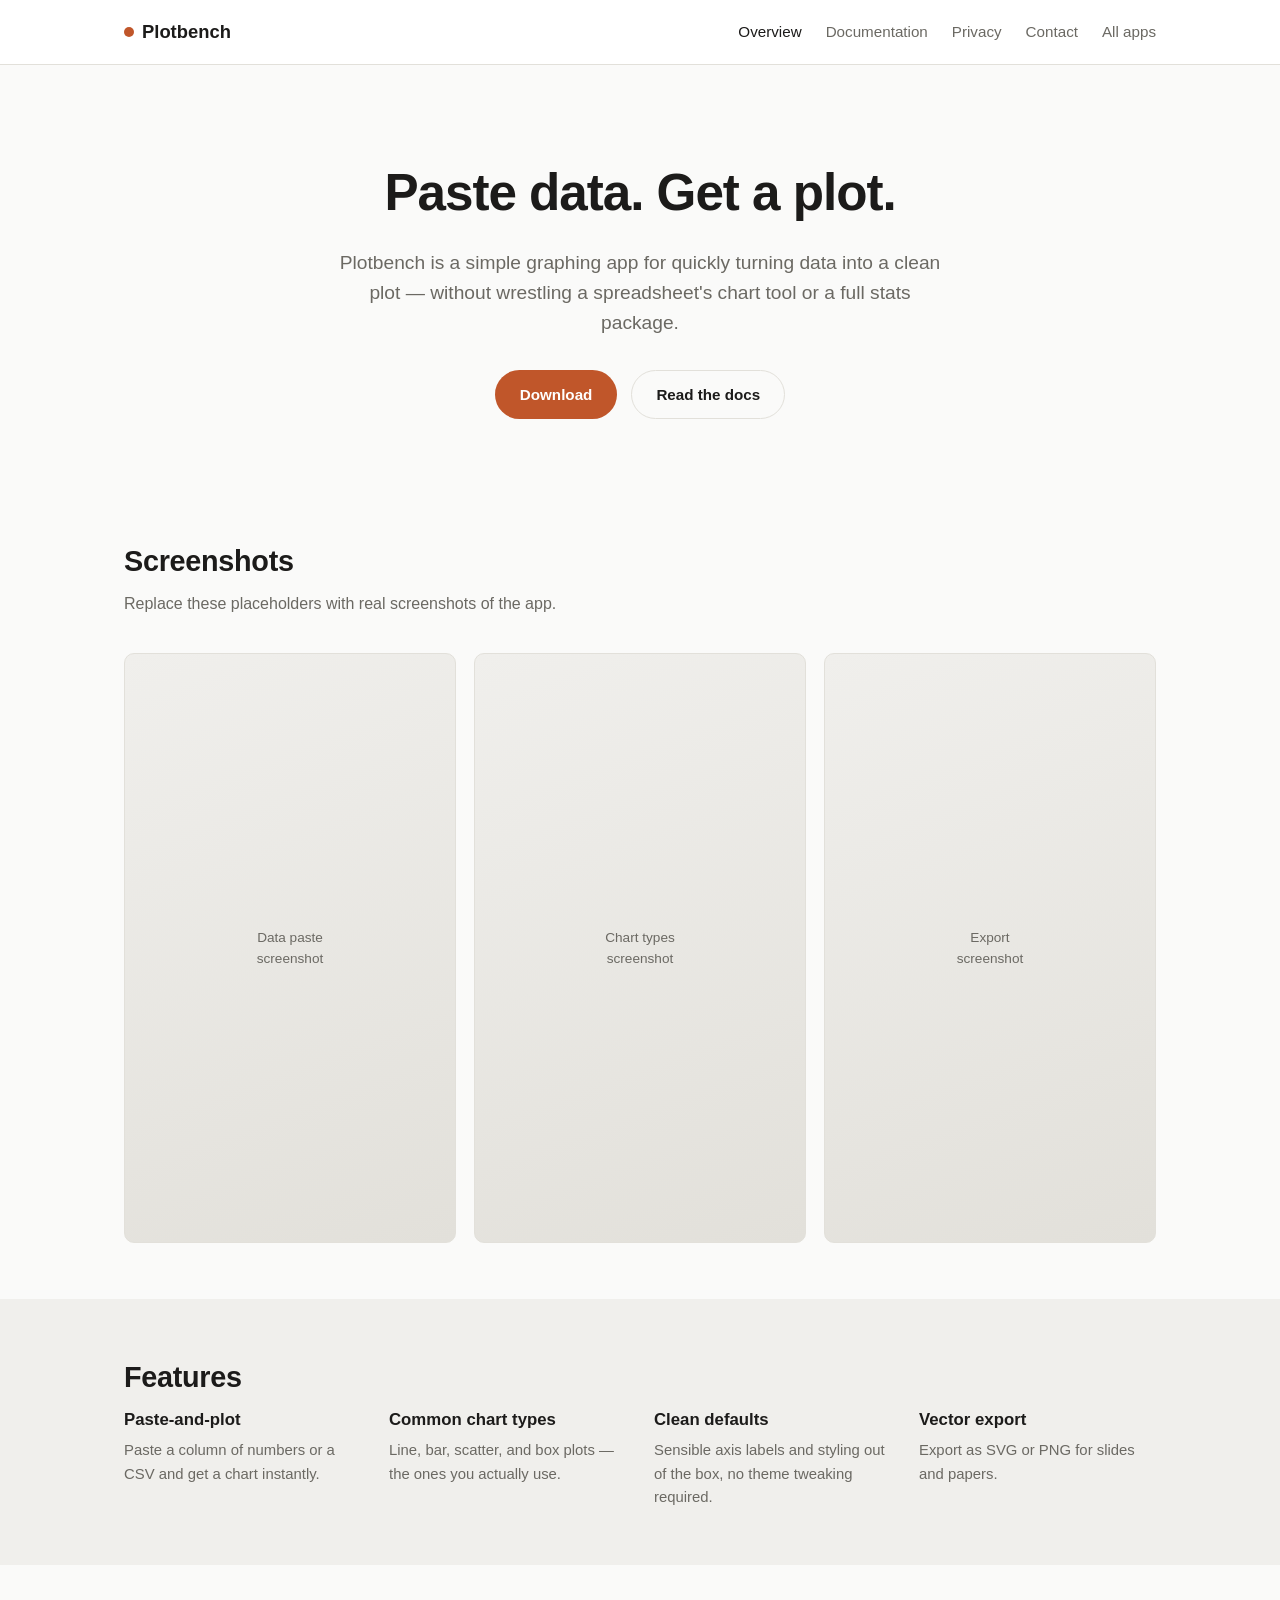
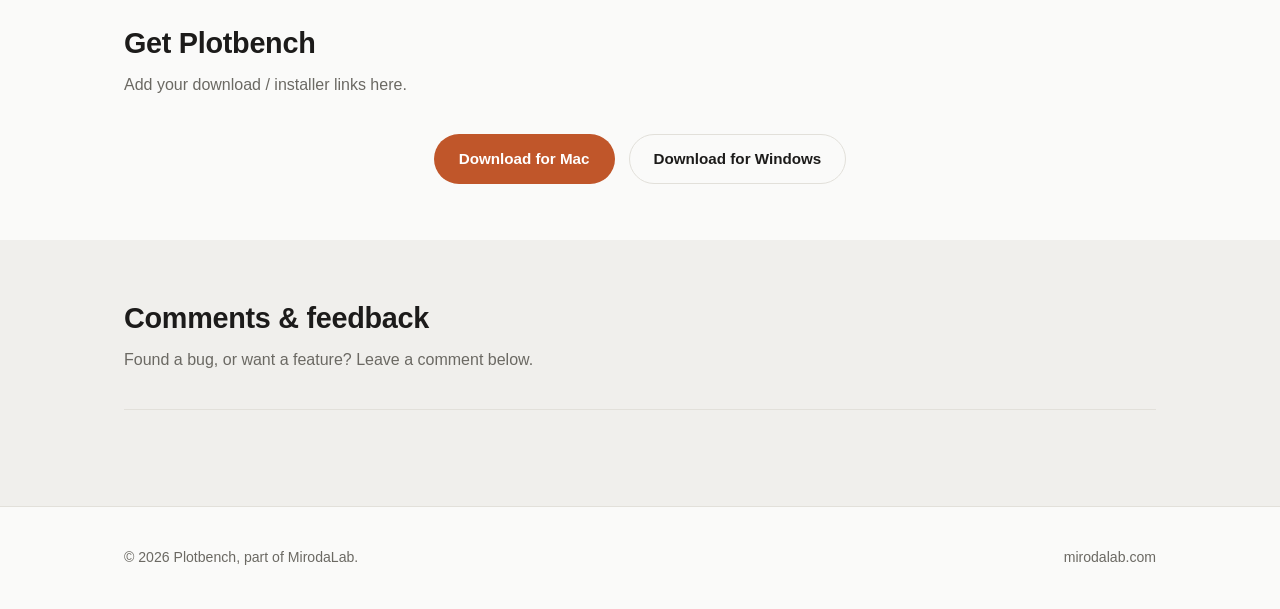
<file: index.html>
<!DOCTYPE html>
<html lang="en">
<head>
<meta charset="UTF-8">
<meta name="viewport" content="width=device-width, initial-scale=1.0">
<title>Plotbench — a simple graphing app</title>
<meta name="description" content="Plotbench is a simple graphing app for turning data into a clean plot fast.">
<link rel="stylesheet" href="css/style.css">
<style>:root{--accent:#c0562a;--accent-dark:#984322;}</style>
</head>
<body>

<header class="site-nav">
  <div class="wrap">
    <a class="brand" href="./"><span class="dot"></span>Plotbench</a>
    <button class="menu-toggle" aria-label="Toggle menu" aria-expanded="false">
      <svg width="22" height="22" viewBox="0 0 22 22" fill="none" stroke="currentColor" stroke-width="2" stroke-linecap="round"><line x1="2" y1="5" x2="20" y2="5"/><line x1="2" y1="11" x2="20" y2="11"/><line x1="2" y1="17" x2="20" y2="17"/></svg>
    </button>
    <nav class="links">
      <a href="./" class="active">Overview</a>
      <a href="docs.html">Documentation</a>
      <a href="privacy.html">Privacy</a>
      <a href="contact.html">Contact</a>
      <a href="https://mirodalab.com">All apps</a>
    </nav>
  </div>
</header>

<section class="hero">
  <div class="wrap">
    <h1>Paste data. Get a plot.</h1>
    <p class="lead">Plotbench is a simple graphing app for quickly turning data into a clean plot — without wrestling a spreadsheet's chart tool or a full stats package.</p>
    <div class="cta-row">
      <a href="#download" class="btn btn-primary">Download</a>
      <a href="docs.html" class="btn btn-secondary">Read the docs</a>
    </div>
  </div>
</section>

<section>
  <div class="wrap">
    <h2 class="section-title">Screenshots</h2>
    <p class="section-sub">Replace these placeholders with real screenshots of the app.</p>
    <div class="screenshots">
      <div class="screenshot-placeholder">Data paste<br>screenshot</div>
      <div class="screenshot-placeholder">Chart types<br>screenshot</div>
      <div class="screenshot-placeholder">Export<br>screenshot</div>
    </div>
  </div>
</section>

<section class="alt">
  <div class="wrap">
    <h2 class="section-title">Features</h2>
    <div class="features">
      <div class="feature">
        <h4>Paste-and-plot</h4>
        <p>Paste a column of numbers or a CSV and get a chart instantly.</p>
      </div>
      <div class="feature">
        <h4>Common chart types</h4>
        <p>Line, bar, scatter, and box plots — the ones you actually use.</p>
      </div>
      <div class="feature">
        <h4>Clean defaults</h4>
        <p>Sensible axis labels and styling out of the box, no theme tweaking required.</p>
      </div>
      <div class="feature">
        <h4>Vector export</h4>
        <p>Export as SVG or PNG for slides and papers.</p>
      </div>
    </div>
  </div>
</section>

<section id="download">
  <div class="wrap">
    <h2 class="section-title">Get Plotbench</h2>
    <p class="section-sub">Add your download / installer links here.</p>
    <div class="cta-row">
      <a href="#" class="btn btn-primary">Download for Mac</a>
      <a href="#" class="btn btn-secondary">Download for Windows</a>
    </div>
  </div>
</section>

<section class="alt">
  <div class="wrap">
    <h2 class="section-title">Comments &amp; feedback</h2>
    <p class="section-sub">Found a bug, or want a feature? Leave a comment below.</p>
    <div class="comments-section">
      <script src="https://giscus.app/client.js"
        data-repo="miroda3742/plotbench-site"
        data-repo-id="R_kgDOTj3HEg"
        data-category="General"
        data-category-id="DIC_kwDOTj3HEs4DB_6g"
        data-mapping="pathname"
        data-strict="0"
        data-reactions-enabled="1"
        data-emit-metadata="0"
        data-input-position="bottom"
        data-theme="noborder_light"
        data-lang="en"
        crossorigin="anonymous"
        async>
      </script>
    </div>
  </div>
</section>

<footer class="site-footer">
  <div class="wrap">
    <span>© 2026 Plotbench, part of MirodaLab.</span>
    <span><a href="https://mirodalab.com">mirodalab.com</a></span>
  </div>
</footer>

<script src="js/nav.js" defer></script>
</body>
</html>
</file>
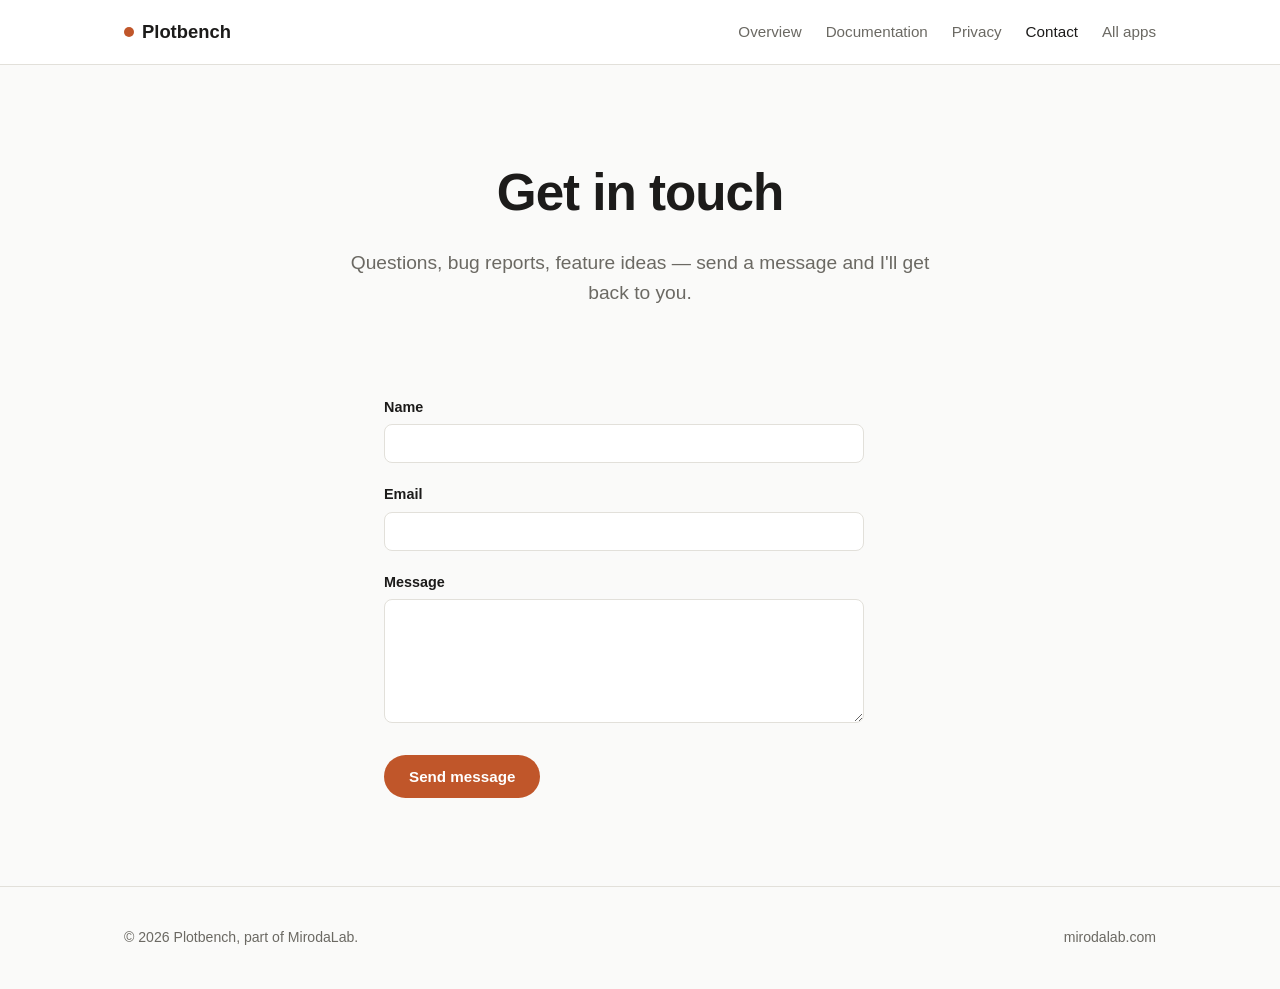
<file: contact.html>
<!DOCTYPE html>
<html lang="en">
<head>
<meta charset="UTF-8">
<meta name="viewport" content="width=device-width, initial-scale=1.0">
<title>Contact — Plotbench</title>
<meta name="description" content="Get in touch about Plotbench, the graphing app.">
<link rel="stylesheet" href="css/style.css">
<style>:root{--accent:#c0562a;--accent-dark:#984322;}</style>
<script src="https://challenges.cloudflare.com/turnstile/v0/api.js" async defer></script>
</head>
<body>

<header class="site-nav">
  <div class="wrap">
    <a class="brand" href="./"><span class="dot"></span>Plotbench</a>
    <button class="menu-toggle" aria-label="Toggle menu" aria-expanded="false">
      <svg width="22" height="22" viewBox="0 0 22 22" fill="none" stroke="currentColor" stroke-width="2" stroke-linecap="round"><line x1="2" y1="5" x2="20" y2="5"/><line x1="2" y1="11" x2="20" y2="11"/><line x1="2" y1="17" x2="20" y2="17"/></svg>
    </button>
    <nav class="links">
      <a href="./">Overview</a>
      <a href="docs.html">Documentation</a>
      <a href="privacy.html">Privacy</a>
      <a href="contact.html" class="active">Contact</a>
      <a href="https://mirodalab.com">All apps</a>
    </nav>
  </div>
</header>

<section class="hero" style="padding-bottom:0">
  <div class="wrap">
    <h1>Get in touch</h1>
    <p class="lead">Questions, bug reports, feature ideas — send a message and I'll get back to you.</p>
  </div>
</section>

<section>
  <div class="wrap" style="max-width:560px">
    <form id="contact-form" class="contact-form" novalidate>
      <div class="form-row">
        <label for="name">Name</label>
        <input type="text" id="name" name="name" required autocomplete="name">
      </div>
      <div class="form-row">
        <label for="email">Email</label>
        <input type="email" id="email" name="email" required autocomplete="email">
      </div>
      <div class="form-row">
        <label for="message">Message</label>
        <textarea id="message" name="message" rows="6" required></textarea>
      </div>

      <!-- Honeypot: hidden from real visitors via CSS, left for bots -->
      <div class="hp-field" aria-hidden="true">
        <label for="company">Company</label>
        <input type="text" id="company" name="company" tabindex="-1" autocomplete="off">
      </div>

      <div class="form-row">
        <div class="cf-turnstile" data-sitekey="0x4AAAAAAEADFp6xcKhu_VGA"></div>
      </div>

      <button type="submit" class="btn btn-primary">Send message</button>
      <p class="form-status" id="form-status" role="status" aria-live="polite"></p>
    </form>
  </div>
</section>

<footer class="site-footer">
  <div class="wrap">
    <span>© 2026 Plotbench, part of MirodaLab.</span>
    <span><a href="https://mirodalab.com">mirodalab.com</a></span>
  </div>
</footer>

<script src="js/nav.js" defer></script>
<script src="js/contact.js" defer></script>
</body>
</html>
</file>
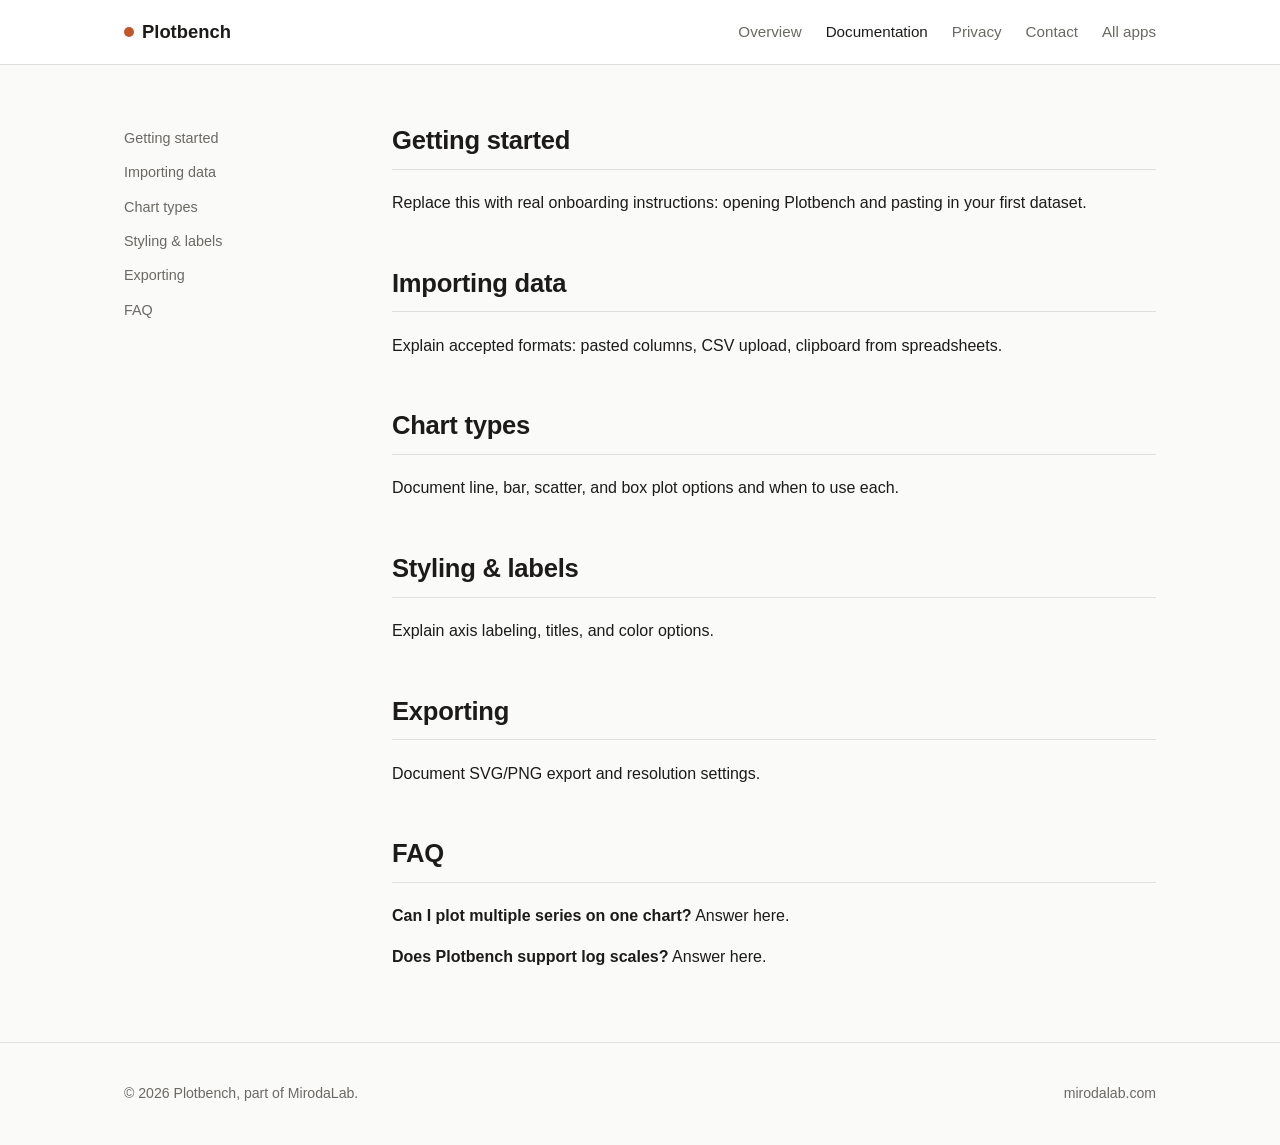
<file: docs.html>
<!DOCTYPE html>
<html lang="en">
<head>
<meta charset="UTF-8">
<meta name="viewport" content="width=device-width, initial-scale=1.0">
<title>Documentation — Plotbench</title>
<link rel="stylesheet" href="css/style.css">
<style>:root{--accent:#c0562a;--accent-dark:#984322;}</style>
</head>
<body>

<header class="site-nav">
  <div class="wrap">
    <a class="brand" href="./"><span class="dot"></span>Plotbench</a>
    <button class="menu-toggle" aria-label="Toggle menu" aria-expanded="false">
      <svg width="22" height="22" viewBox="0 0 22 22" fill="none" stroke="currentColor" stroke-width="2" stroke-linecap="round"><line x1="2" y1="5" x2="20" y2="5"/><line x1="2" y1="11" x2="20" y2="11"/><line x1="2" y1="17" x2="20" y2="17"/></svg>
    </button>
    <nav class="links">
      <a href="./">Overview</a>
      <a href="docs.html" class="active">Documentation</a>
      <a href="privacy.html">Privacy</a>
      <a href="contact.html">Contact</a>
      <a href="https://mirodalab.com">All apps</a>
    </nav>
  </div>
</header>

<section>
  <div class="wrap docs-layout">
    <aside class="docs-toc">
      <a href="#getting-started">Getting started</a>
      <a href="#importing-data">Importing data</a>
      <a href="#chart-types">Chart types</a>
      <a href="#styling">Styling &amp; labels</a>
      <a href="#exporting">Exporting</a>
      <a href="#faq">FAQ</a>
    </aside>

    <div class="docs-content">
      <h2 id="getting-started">Getting started</h2>
      <p>Replace this with real onboarding instructions: opening Plotbench and pasting in your first dataset.</p>

      <h2 id="importing-data">Importing data</h2>
      <p>Explain accepted formats: pasted columns, CSV upload, clipboard from spreadsheets.</p>

      <h2 id="chart-types">Chart types</h2>
      <p>Document line, bar, scatter, and box plot options and when to use each.</p>

      <h2 id="styling">Styling &amp; labels</h2>
      <p>Explain axis labeling, titles, and color options.</p>

      <h2 id="exporting">Exporting</h2>
      <p>Document SVG/PNG export and resolution settings.</p>

      <h2 id="faq">FAQ</h2>
      <p><strong>Can I plot multiple series on one chart?</strong> Answer here.</p>
      <p><strong>Does Plotbench support log scales?</strong> Answer here.</p>
    </div>
  </div>
</section>

<footer class="site-footer">
  <div class="wrap">
    <span>© 2026 Plotbench, part of MirodaLab.</span>
    <span><a href="https://mirodalab.com">mirodalab.com</a></span>
  </div>
</footer>

<script src="js/nav.js" defer></script>
</body>
</html>
</file>
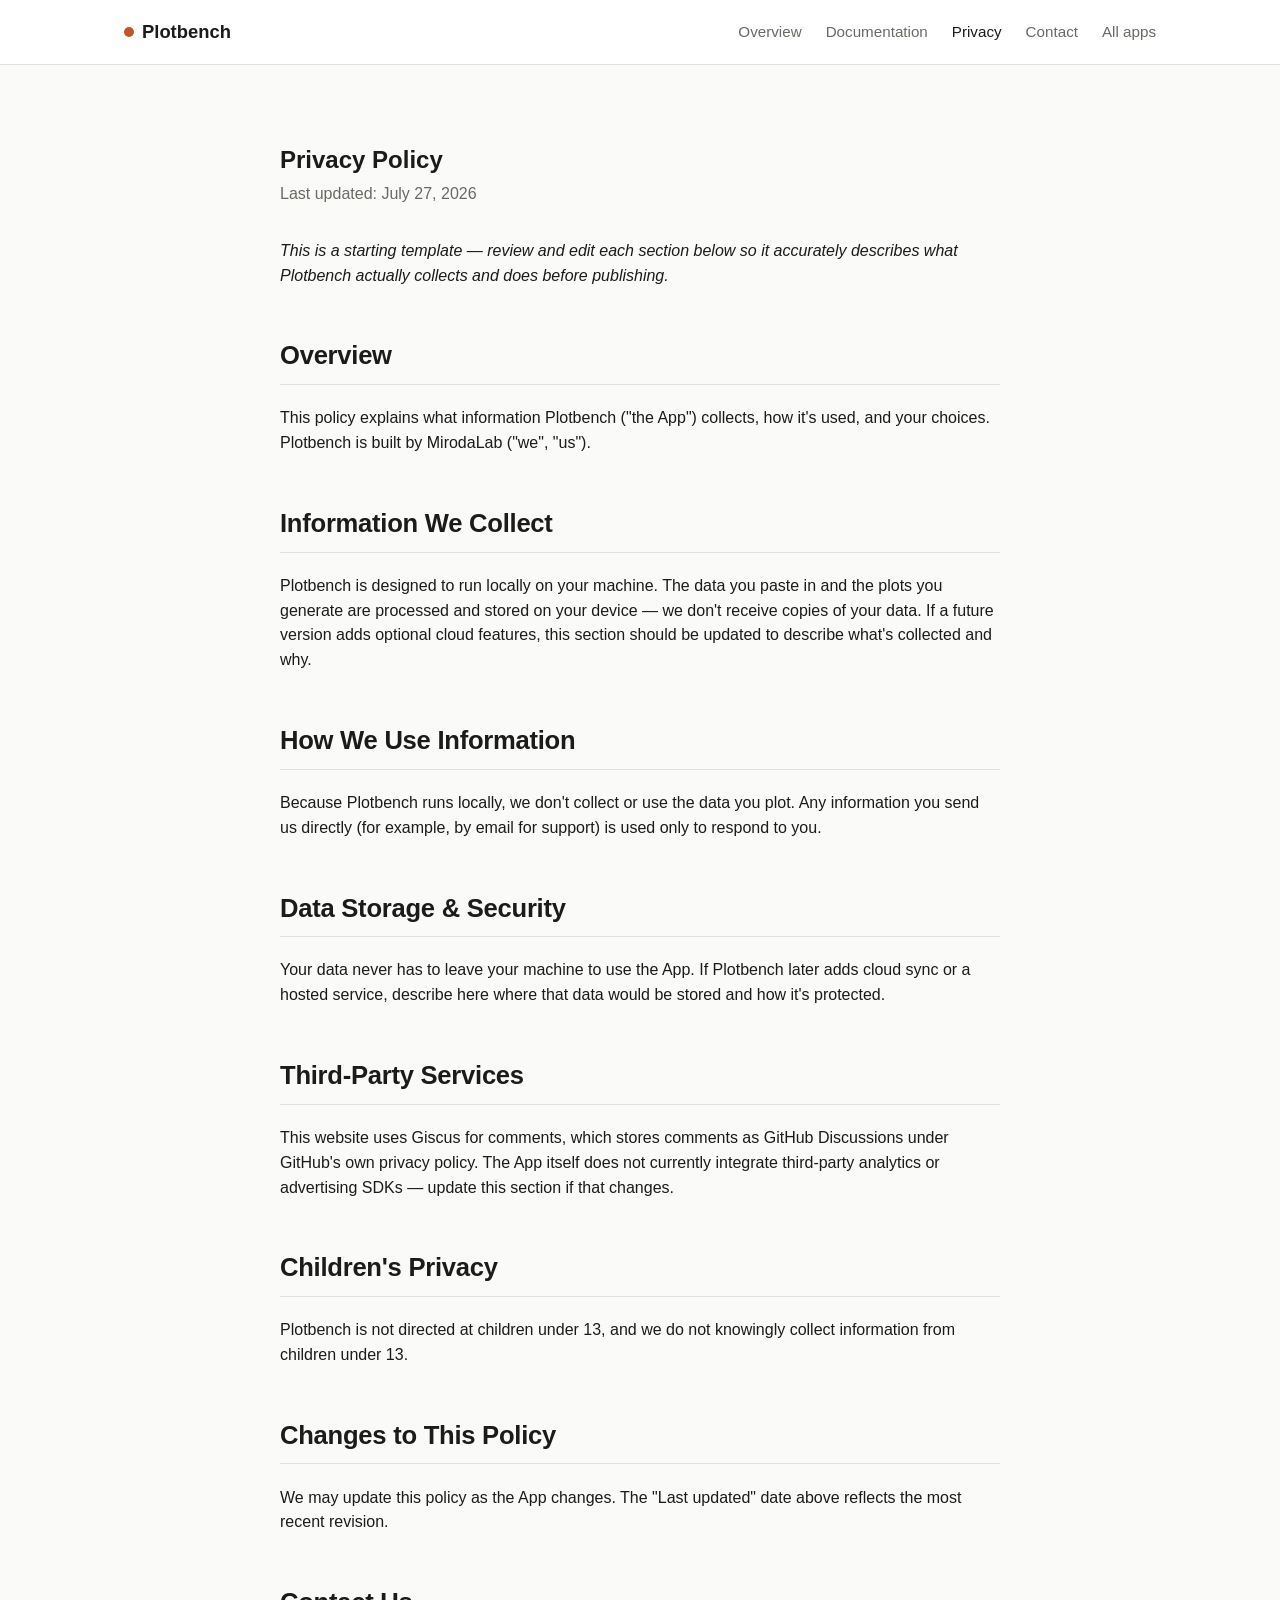
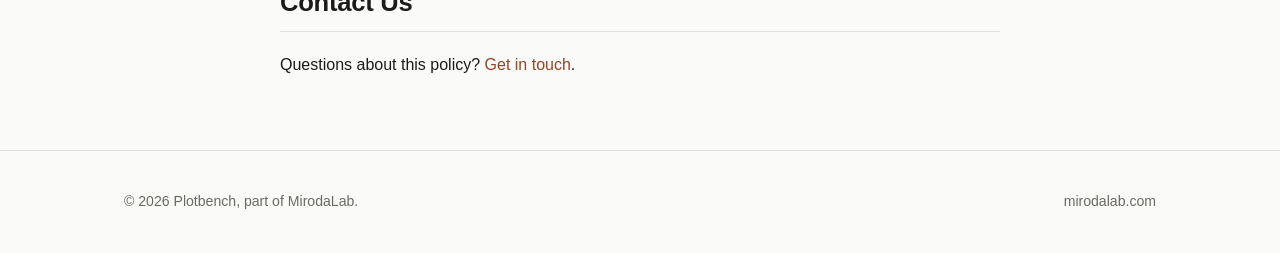
<file: privacy.html>
<!DOCTYPE html>
<html lang="en">
<head>
<meta charset="UTF-8">
<meta name="viewport" content="width=device-width, initial-scale=1.0">
<title>Privacy Policy — Plotbench</title>
<meta name="description" content="Privacy policy for Plotbench, the graphing app.">
<link rel="stylesheet" href="css/style.css">
<style>:root{--accent:#c0562a;--accent-dark:#984322;}</style>
</head>
<body>

<header class="site-nav">
  <div class="wrap">
    <a class="brand" href="./"><span class="dot"></span>Plotbench</a>
    <button class="menu-toggle" aria-label="Toggle menu" aria-expanded="false">
      <svg width="22" height="22" viewBox="0 0 22 22" fill="none" stroke="currentColor" stroke-width="2" stroke-linecap="round"><line x1="2" y1="5" x2="20" y2="5"/><line x1="2" y1="11" x2="20" y2="11"/><line x1="2" y1="17" x2="20" y2="17"/></svg>
    </button>
    <nav class="links">
      <a href="./">Overview</a>
      <a href="docs.html">Documentation</a>
      <a href="privacy.html" class="active">Privacy</a>
      <a href="contact.html">Contact</a>
      <a href="https://mirodalab.com">All apps</a>
    </nav>
  </div>
</header>

<section>
  <div class="wrap">
    <div class="docs-content" style="max-width:720px;margin:0 auto">
      <h1 style="margin-bottom:4px">Privacy Policy</h1>
      <p class="section-sub" style="margin-bottom:32px">Last updated: July 27, 2026</p>

      <p><em>This is a starting template — review and edit each section below so it accurately describes what Plotbench actually collects and does before publishing.</em></p>

      <h2>Overview</h2>
      <p>This policy explains what information Plotbench ("the App") collects, how it's used, and your choices. Plotbench is built by MirodaLab ("we", "us").</p>

      <h2>Information We Collect</h2>
      <p>Plotbench is designed to run locally on your machine. The data you paste in and the plots you generate are processed and stored on your device — we don't receive copies of your data. If a future version adds optional cloud features, this section should be updated to describe what's collected and why.</p>

      <h2>How We Use Information</h2>
      <p>Because Plotbench runs locally, we don't collect or use the data you plot. Any information you send us directly (for example, by email for support) is used only to respond to you.</p>

      <h2>Data Storage &amp; Security</h2>
      <p>Your data never has to leave your machine to use the App. If Plotbench later adds cloud sync or a hosted service, describe here where that data would be stored and how it's protected.</p>

      <h2>Third-Party Services</h2>
      <p>This website uses Giscus for comments, which stores comments as GitHub Discussions under GitHub's own privacy policy. The App itself does not currently integrate third-party analytics or advertising SDKs — update this section if that changes.</p>

      <h2>Children's Privacy</h2>
      <p>Plotbench is not directed at children under 13, and we do not knowingly collect information from children under 13.</p>

      <h2>Changes to This Policy</h2>
      <p>We may update this policy as the App changes. The "Last updated" date above reflects the most recent revision.</p>

      <h2>Contact Us</h2>
      <p>Questions about this policy? <a href="contact.html">Get in touch</a>.</p>
    </div>
  </div>
</section>

<footer class="site-footer">
  <div class="wrap">
    <span>© 2026 Plotbench, part of MirodaLab.</span>
    <span><a href="https://mirodalab.com">mirodalab.com</a></span>
  </div>
</footer>

<script src="js/nav.js" defer></script>
</body>
</html>
</file>
<file: css/style.css>
/* ==========================================================================
   Shared stylesheet — copied into css/style.css for every site (main + 4 apps)
   Override --accent per app for a distinct feel while keeping one system.
   ========================================================================== */

:root {
  --bg: #fafaf9;
  --bg-alt: #f0efec;
  --text: #1c1b1a;
  --text-muted: #6b6963;
  --border: #e2e0da;
  --accent: #2f6f4e;      /* default green — overridden per app */
  --accent-dark: #24563d;
  --card-bg: #ffffff;
  --radius: 10px;
  --max-width: 1080px;
  --font: -apple-system, BlinkMacSystemFont, "Segoe UI", Inter, Roboto, Helvetica, Arial, sans-serif;
}

* { box-sizing: border-box; }

html, body {
  margin: 0;
  padding: 0;
  background: var(--bg);
  color: var(--text);
  font-family: var(--font);
  line-height: 1.55;
  -webkit-font-smoothing: antialiased;
}

a { color: var(--accent-dark); text-decoration: none; }
a:hover { text-decoration: underline; }

img { max-width: 100%; display: block; }

.wrap {
  max-width: var(--max-width);
  margin: 0 auto;
  padding: 0 24px;
}

/* ---------- Nav ---------- */
header.site-nav {
  border-bottom: 1px solid var(--border);
  background: var(--card-bg);
  position: sticky;
  top: 0;
  z-index: 10;
}

header.site-nav .wrap {
  display: flex;
  align-items: center;
  justify-content: space-between;
  height: 64px;
}

.brand {
  font-weight: 700;
  font-size: 1.15rem;
  color: var(--text);
  display: flex;
  align-items: center;
  gap: 8px;
}
.brand:hover { text-decoration: none; }

.brand .dot {
  width: 10px;
  height: 10px;
  border-radius: 50%;
  background: var(--accent);
  display: inline-block;
}

nav.links {
  display: flex;
  gap: 24px;
  font-size: 0.95rem;
}

nav.links a { color: var(--text-muted); }
nav.links a:hover, nav.links a.active { color: var(--text); text-decoration: none; }

.menu-toggle {
  display: none;
  align-items: center;
  justify-content: center;
  background: none;
  border: none;
  padding: 8px;
  margin: -8px;
  color: var(--text);
  cursor: pointer;
}
.menu-toggle svg { display: block; }

@media (max-width: 640px) {
  .menu-toggle { display: flex; }

  header.site-nav .wrap { position: relative; }

  nav.links {
    display: none;
    position: absolute;
    top: 64px;
    left: 0;
    right: 0;
    flex-direction: column;
    gap: 0;
    background: var(--card-bg);
    border-bottom: 1px solid var(--border);
    box-shadow: 0 8px 16px rgba(0,0,0,0.06);
  }
  nav.links.open { display: flex; }
  nav.links a { padding: 14px 24px; border-top: 1px solid var(--border); }
  nav.links a:first-child { border-top: none; }
}

/* ---------- Hero ---------- */
.hero {
  padding: 88px 0 64px;
  text-align: center;
}

.hero h1 {
  font-size: clamp(2rem, 5vw, 3.2rem);
  margin: 0 0 16px;
  letter-spacing: -0.02em;
}

.hero p.lead {
  font-size: 1.2rem;
  color: var(--text-muted);
  max-width: 620px;
  margin: 0 auto 32px;
}

.cta-row {
  display: flex;
  gap: 14px;
  justify-content: center;
  flex-wrap: wrap;
}

.btn {
  display: inline-block;
  padding: 12px 24px;
  border-radius: 999px;
  font-weight: 600;
  font-size: 0.95rem;
  border: 1px solid transparent;
  cursor: pointer;
}

.btn-primary {
  background: var(--accent);
  color: #fff;
}
.btn-primary:hover { background: var(--accent-dark); text-decoration: none; }

.btn-secondary {
  background: transparent;
  color: var(--text);
  border-color: var(--border);
}
.btn-secondary:hover { border-color: var(--text-muted); text-decoration: none; }

/* ---------- Sections ---------- */
section { padding: 56px 0; }
section.alt { background: var(--bg-alt); }

h2.section-title {
  font-size: 1.8rem;
  margin: 0 0 8px;
  letter-spacing: -0.01em;
}

p.section-sub {
  color: var(--text-muted);
  margin: 0 0 36px;
  max-width: 560px;
}

/* ---------- Cards (app grid on main site) ---------- */
.grid {
  display: grid;
  grid-template-columns: repeat(auto-fit, minmax(230px, 1fr));
  gap: 20px;
}

.card {
  background: var(--card-bg);
  border: 1px solid var(--border);
  border-radius: var(--radius);
  padding: 24px;
  transition: transform 0.15s ease, box-shadow 0.15s ease;
}

.card:hover {
  transform: translateY(-2px);
  box-shadow: 0 8px 24px rgba(0,0,0,0.06);
}

.card h3 { margin: 12px 0 6px; font-size: 1.15rem; }
.card p { color: var(--text-muted); font-size: 0.95rem; margin: 0 0 14px; }
.card .app-icon {
  width: 44px; height: 44px;
  border-radius: 12px;
  background: var(--accent);
  display: flex; align-items: center; justify-content: center;
  color: #fff; font-weight: 700; font-size: 1.1rem;
}

/* ---------- Feature list ---------- */
.features {
  display: grid;
  grid-template-columns: repeat(auto-fit, minmax(220px, 1fr));
  gap: 28px;
}
.feature h4 { margin: 0 0 6px; font-size: 1.05rem; }
.feature p { color: var(--text-muted); margin: 0; font-size: 0.93rem; }

/* ---------- Screenshot gallery ---------- */
.screenshots {
  display: grid;
  grid-template-columns: repeat(auto-fit, minmax(240px, 1fr));
  gap: 18px;
}
.screenshot-placeholder {
  aspect-ratio: 9 / 16;
  background: linear-gradient(160deg, var(--bg-alt), var(--border));
  border-radius: var(--radius);
  border: 1px solid var(--border);
  display: flex;
  align-items: center;
  justify-content: center;
  color: var(--text-muted);
  font-size: 0.85rem;
  text-align: center;
  padding: 12px;
}

/* ---------- Docs page ---------- */
.docs-layout {
  display: grid;
  grid-template-columns: 220px 1fr;
  gap: 48px;
  align-items: start;
}
.docs-toc {
  position: sticky;
  top: 88px;
  font-size: 0.9rem;
}
.docs-toc a {
  display: block;
  padding: 6px 0;
  color: var(--text-muted);
}
.docs-toc a:hover { color: var(--text); text-decoration: none; }
.docs-content h2 { margin-top: 48px; }
.docs-content h2:first-child { margin-top: 0; }
.docs-content code {
  background: var(--bg-alt);
  padding: 2px 6px;
  border-radius: 4px;
  font-size: 0.9em;
}
.docs-content pre {
  background: var(--bg-alt);
  border: 1px solid var(--border);
  border-radius: var(--radius);
  padding: 16px;
  overflow-x: auto;
}

.docs-content h2 {
  font-size: 1.6rem;
  letter-spacing: -0.01em;
  padding-bottom: 8px;
  border-bottom: 1px solid var(--border);
  /* Matches .docs-toc's own sticky offset (top: 88px) — without this, clicking
     a sidebar link scrolls the heading flush to the viewport top, which is
     right under the 64px sticky nav bar, hiding the heading itself. */
  scroll-margin-top: 88px;
}

.docs-content h3 {
  margin: 32px 0 10px;
  font-size: 1.15rem;
  letter-spacing: -0.01em;
  scroll-margin-top: 88px;
}

.docs-content ul,
.docs-content ol {
  padding-left: 1.3em;
  margin: 0 0 20px;
}

.docs-content li {
  margin-bottom: 10px;
}

.docs-content ol.steps li {
  margin-bottom: 14px;
}

/* Tables (field lists, theme table, key-restriction values) */
.docs-content table {
  width: 100%;
  border-collapse: collapse;
  margin: 20px 0;
  font-size: 0.95rem;
}

.docs-content th,
.docs-content td {
  text-align: left;
  padding: 10px 14px;
  border-bottom: 1px solid var(--border);
  vertical-align: top;
}

.docs-content th {
  color: var(--text-muted);
  font-weight: 600;
  font-size: 0.85rem;
  text-transform: uppercase;
  letter-spacing: 0.03em;
}

.docs-content tr:last-child td {
  border-bottom: none;
}

/* Callout cards (tip / warn). These reuse the site-wide .card rule, so strip
   the marketing-grid hover lift and muted body text — a callout isn't a link
   and its text is the important part, not secondary. Colors are fixed (not
   tied to --accent) so tip/warn stay visually distinct regardless of which
   app's --accent override is active on a given site. */
.docs-content .card {
  padding: 16px 20px;
  margin: 20px 0;
  border-left-width: 4px;
  border-left-style: solid;
}
.docs-content .card:hover {
  transform: none;
  box-shadow: none;
}
.docs-content .card p {
  color: var(--text);
  font-size: 1rem;
  margin: 0;
}
.docs-content .card p + p { margin-top: 8px; }

.docs-content .card.tip { border-left-color: #2f6f4e; }
.docs-content .card.warn { border-left-color: #b3261e; }

.docs-content .card .label {
  display: block;
  font-weight: 700;
  font-size: 0.72rem;
  text-transform: uppercase;
  letter-spacing: 0.06em;
  margin-bottom: 6px;
}
.docs-content .card.tip .label { color: #2f6f4e; }
.docs-content .card.warn .label { color: #b3261e; }

@media (max-width: 720px) {
  .docs-layout { grid-template-columns: 1fr; }
  .docs-toc { position: static; margin-bottom: 24px; }
}

/* ---------- Blog ---------- */
.post-list { display: flex; flex-direction: column; gap: 24px; }
.post-item {
  border-bottom: 1px solid var(--border);
  padding-bottom: 24px;
}
.post-item .post-date { color: var(--text-muted); font-size: 0.85rem; }
.post-item h3 { margin: 6px 0; }
.post-item p { color: var(--text-muted); margin: 0; }

article.post-body { max-width: 680px; margin: 0 auto; }
article.post-body h1 { margin-bottom: 4px; }
article.post-body .post-meta { color: var(--text-muted); margin-bottom: 32px; }

/* ---------- Comments ---------- */
.comments-section {
  border-top: 1px solid var(--border);
  padding-top: 40px;
  margin-top: 16px;
}

/* ---------- Footer ---------- */
footer.site-footer {
  border-top: 1px solid var(--border);
  padding: 40px 0;
  color: var(--text-muted);
  font-size: 0.88rem;
}
footer.site-footer .wrap {
  display: flex;
  justify-content: space-between;
  flex-wrap: wrap;
  gap: 12px;
}
footer.site-footer a { color: var(--text-muted); }

/* ---------- Contact form ---------- */
.contact-form { max-width: 480px; }

.form-row { margin-bottom: 20px; }
.form-row label {
  display: block;
  font-weight: 600;
  font-size: 0.9rem;
  margin-bottom: 6px;
}
.form-row input[type="text"],
.form-row input[type="email"],
.form-row textarea {
  width: 100%;
  padding: 10px 12px;
  border: 1px solid var(--border);
  border-radius: 8px;
  background: var(--card-bg);
  color: var(--text);
  font-family: var(--font);
  font-size: 0.95rem;
}
.form-row input:focus,
.form-row textarea:focus {
  outline: 2px solid var(--accent);
  outline-offset: 1px;
}
.form-row textarea { resize: vertical; min-height: 120px; }

/* Honeypot field — hidden off-screen (not display:none, which some bots
   skip) so sighted users and screen readers never see or fill it. Any
   value here means whatever submitted the form isn't a person. */
.hp-field {
  position: absolute;
  left: -9999px;
  top: -9999px;
  width: 1px;
  height: 1px;
  overflow: hidden;
}

.contact-form .btn { margin-top: 4px; cursor: pointer; }
.contact-form .btn:disabled { opacity: 0.6; cursor: default; }

.form-status { margin: 14px 0 0; font-size: 0.9rem; min-height: 1.3em; }
.form-status.success { color: var(--accent-dark); }
.form-status.error { color: #b3261e; }
</file>
